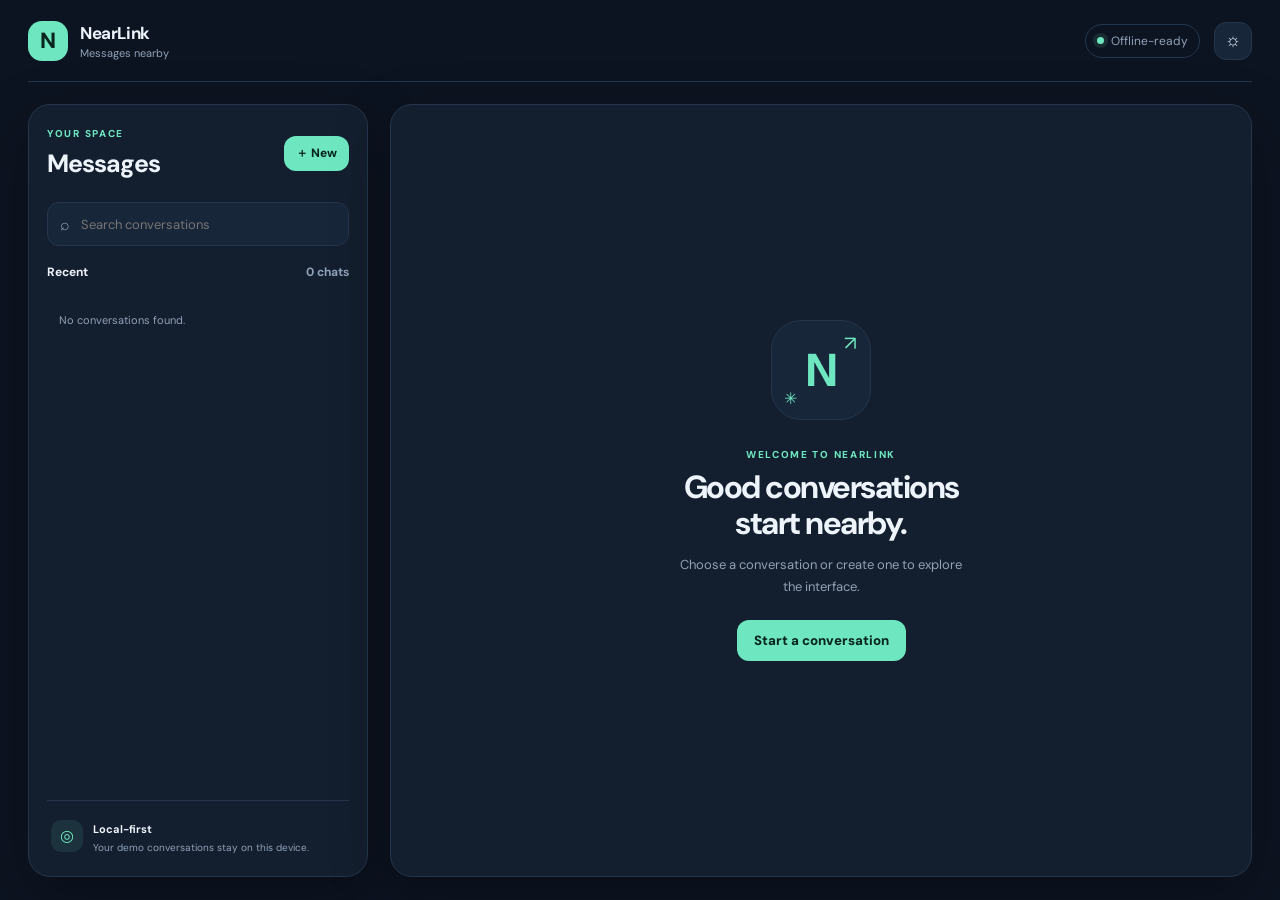
<file: index.html>
<!doctype html>
<html lang="en">
<head>
  <meta charset="utf-8">
  <meta name="viewport" content="width=device-width,initial-scale=1,viewport-fit=cover">
  <meta name="theme-color" content="#101827">
  <meta name="description" content="NearLink — local-first messaging interface.">
  <link rel="manifest" href="./manifest.webmanifest">
  <link rel="icon" href="./icons/icon.svg" type="image/svg+xml">
  <link rel="stylesheet" href="./styles.css">
  <title>NearLink</title>
</head>
<body>
  <div class="app-shell">
    <header class="topbar">
      <a class="brand" href="./" aria-label="NearLink home">
        <span class="brand-mark">N</span>
        <span><strong>NearLink</strong><small>Messages nearby</small></span>
      </a>
      <div class="top-actions">
        <span class="connection-pill"><i></i><span id="connectionText">Offline-ready</span></span>
        <button class="icon-btn" id="themeBtn" aria-label="Toggle theme" title="Toggle theme">☼</button>
      </div>
    </header>

    <main class="layout" id="layout">
      <aside class="sidebar">
        <div class="section-head">
          <div><p class="eyebrow">YOUR SPACE</p><h1>Messages</h1></div>
          <button class="primary small" id="newChatBtn">＋ New</button>
        </div>
        <label class="search"><span>⌕</span><input id="searchInput" placeholder="Search conversations" autocomplete="off"></label>
        <div class="filter-row"><span>Recent</span><span class="muted" id="chatCount">0 chats</span></div>
        <div id="chatList" class="chat-list"></div>
        <div class="sidebar-note">
          <span class="note-icon">◎</span>
          <div><strong>Local-first</strong><p>Your demo conversations stay on this device.</p></div>
        </div>
      </aside>

      <section class="chat-panel">
        <div id="emptyState" class="empty-state">
          <div class="empty-art"><span>↗</span><b>N</b><i>✳</i></div>
          <p class="eyebrow">WELCOME TO NEARLINK</p>
          <h2>Good conversations<br>start nearby.</h2>
          <p class="muted">Choose a conversation or create one to explore the interface.</p>
          <button class="primary" id="emptyNewBtn">Start a conversation</button>
        </div>

        <div id="conversation" class="conversation hidden">
          <div class="conversation-head">
            <div class="avatar" id="activeAvatar">N</div>
            <div class="person-meta"><strong id="activeName">Conversation</strong><span id="activeStatus">Saved on this device</span></div>
            <button class="icon-btn" id="infoBtn" aria-label="Conversation information">ⓘ</button>
          </div>
          <div class="demo-banner"><span>ⓘ</span> Interface preview: messages are stored locally. No nearby device is connected yet.</div>
          <div id="messages" class="messages"></div>
          <form id="messageForm" class="composer">
            <button type="button" class="icon-btn attach" id="attachBtn" aria-label="Attachment unavailable" title="File sharing will arrive in a later version">＋</button>
            <textarea id="messageInput" rows="1" maxlength="2000" placeholder="Write a message…" aria-label="Write a message"></textarea>
            <button class="send-btn" type="submit" aria-label="Save message">↑</button>
          </form>
          <p class="composer-hint">Enter to send · Shift + Enter for a new line</p>
        </div>
      </section>
    </main>
    <nav class="mobile-nav">
      <button class="active" data-tab="chats">▤<span>Chats</span></button>
      <button id="nearbyTab">⌁<span>Nearby</span></button>
      <button id="settingsTab">⚙<span>Settings</span></button>
    </nav>
  </div>

  <dialog id="newChatDialog">
    <form method="dialog" id="newChatForm" class="dialog-card">
      <div class="dialog-title"><div><p class="eyebrow">NEW CONVERSATION</p><h2>Who are you chatting with?</h2></div><button class="icon-btn" value="cancel" aria-label="Close">×</button></div>
      <label class="field-label" for="contactName">Display name</label>
      <input id="contactName" class="text-field" maxlength="40" placeholder="e.g. Alex" required>
      <p class="muted tiny">This creates a local demo conversation. It does not connect to another device.</p>
      <button class="primary full" id="createChatBtn" value="default">Create conversation</button>
    </form>
  </dialog>

  <dialog id="infoDialog"><div class="dialog-card"><div class="dialog-title"><h2>About this chat</h2><button class="icon-btn" id="closeInfo">×</button></div><p class="muted">This MVP stores messages locally in this browser using IndexedDB. Direct device communication, encryption and mesh relay are not implemented yet.</p></div></dialog>
  <div id="toast" class="toast" role="status" aria-live="polite"></div>
  <script src="./app.js" defer></script>
</body>
</html>
</file>
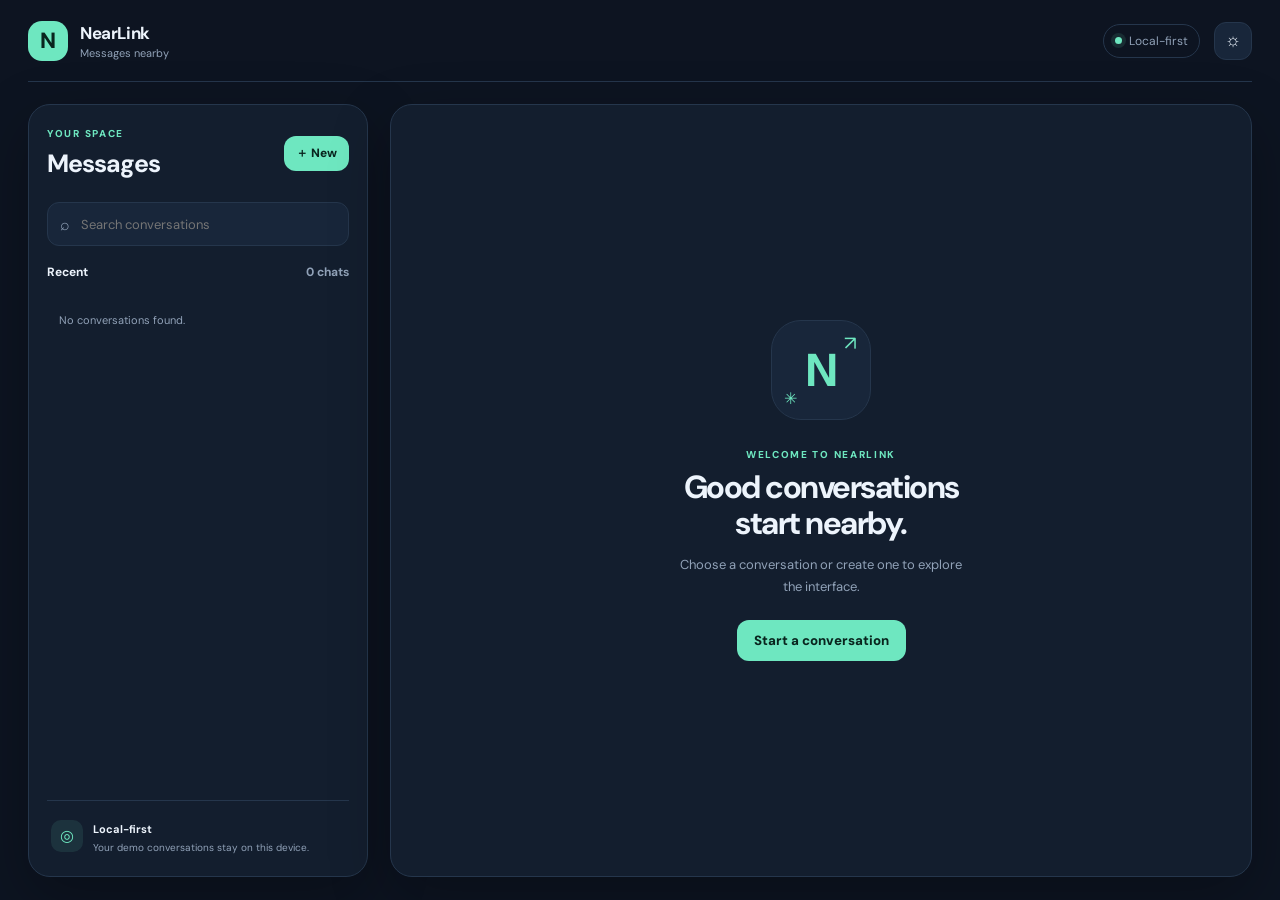
<file: app/src/main/assets/nearlink/index.html>
<!doctype html>
<html lang="en">
<head>
  <meta charset="utf-8">
  <meta name="viewport" content="width=device-width,initial-scale=1,viewport-fit=cover">
  <meta name="theme-color" content="#101827">
  <meta name="description" content="NearLink — local-first messaging interface.">
  <link rel="manifest" href="./manifest.webmanifest">
  <link rel="icon" href="./icons/icon.svg" type="image/svg+xml">
  <link rel="stylesheet" href="./styles.css">
  <title>NearLink</title>
</head>
<body>
  <div class="app-shell">
    <header class="topbar">
      <a class="brand" href="./" aria-label="NearLink home">
        <span class="brand-mark">N</span>
        <span><strong>NearLink</strong><small>Messages nearby</small></span>
      </a>
      <div class="top-actions">
        <span class="connection-pill"><i></i><span id="connectionText">Offline-ready</span></span>
        <button class="icon-btn" id="themeBtn" aria-label="Toggle theme" title="Toggle theme">☼</button>
      </div>
    </header>

    <main class="layout" id="layout">
      <aside class="sidebar">
        <div class="section-head">
          <div><p class="eyebrow">YOUR SPACE</p><h1>Messages</h1></div>
          <button class="primary small" id="newChatBtn">＋ New</button>
        </div>
        <label class="search"><span>⌕</span><input id="searchInput" placeholder="Search conversations" autocomplete="off"></label>
        <div class="filter-row"><span>Recent</span><span class="muted" id="chatCount">0 chats</span></div>
        <div id="chatList" class="chat-list"></div>
        <div class="sidebar-note">
          <span class="note-icon">◎</span>
          <div><strong>Local-first</strong><p>Your demo conversations stay on this device.</p></div>
        </div>
      </aside>

      <section class="chat-panel">
        <div id="emptyState" class="empty-state">
          <div class="empty-art"><span>↗</span><b>N</b><i>✳</i></div>
          <p class="eyebrow">WELCOME TO NEARLINK</p>
          <h2>Good conversations<br>start nearby.</h2>
          <p class="muted">Choose a conversation or create one to explore the interface.</p>
          <button class="primary" id="emptyNewBtn">Start a conversation</button>
        </div>

        <div id="conversation" class="conversation hidden">
          <div class="conversation-head">
            <div class="avatar" id="activeAvatar">N</div>
            <div class="person-meta"><strong id="activeName">Conversation</strong><span id="activeStatus">Saved on this device</span></div>
            <button class="icon-btn" id="infoBtn" aria-label="Conversation information">ⓘ</button>
          </div>
          <div class="demo-banner"><span>ⓘ</span> Nearby messaging: tap Nearby to discover phones. Accept only when the verification codes match.</div>
          <div id="messages" class="messages"></div>
          <form id="messageForm" class="composer">
            <button type="button" class="icon-btn attach" id="attachBtn" aria-label="Attachment unavailable" title="File sharing will arrive in a later version">＋</button>
            <textarea id="messageInput" rows="1" maxlength="2000" placeholder="Write a message…" aria-label="Write a message"></textarea>
            <button class="send-btn" type="submit" aria-label="Save message">↑</button>
          </form>
          <p class="composer-hint">Enter to send · Shift + Enter for a new line</p>
        </div>
      </section>
    </main>
    <nav class="mobile-nav">
      <button class="active" data-tab="chats">▤<span>Chats</span></button>
      <button id="nearbyTab">⌁<span>Nearby</span></button>
      <button id="settingsTab">⚙<span>Settings</span></button>
    </nav>
  </div>

  <dialog id="newChatDialog">
    <form method="dialog" id="newChatForm" class="dialog-card">
      <div class="dialog-title"><div><p class="eyebrow">NEW CONVERSATION</p><h2>Who are you chatting with?</h2></div><button class="icon-btn" value="cancel" aria-label="Close">×</button></div>
      <label class="field-label" for="contactName">Display name</label>
      <input id="contactName" class="text-field" maxlength="40" placeholder="e.g. Alex" required>
      <p class="muted tiny">This creates a local demo conversation. It does not connect to another device.</p>
      <button class="primary full" id="createChatBtn" value="default">Create conversation</button>
    </form>
  </dialog>

  <dialog id="infoDialog"><div class="dialog-card"><div class="dialog-title"><h2>About this chat</h2><button class="icon-btn" id="closeInfo">×</button></div><p class="muted">NearLink uses Google Nearby Connections for encrypted peer-to-peer transport. Compare the pairing verification code before accepting. Messages are stored locally; mesh relay is not implemented.</p></div></dialog>
  <div id="toast" class="toast" role="status" aria-live="polite"></div>
  <script src="./app.js" defer></script>
</body>
</html>
</file>
<file: styles.css>
@import url('https://fonts.googleapis.com/css2?family=DM+Sans:wght@400;500;600;700;800&display=swap');
:root{color-scheme:dark;--bg:#0d1421;--panel:#131e2e;--panel2:#18263a;--line:#25364c;--text:#edf4fc;--muted:#91a2b8;--accent:#6ee7c0;--accent-ink:#09251e;--bubble:#1a2a40;--mine:#174d43;--shadow:0 20px 60px #0004}
:root[data-theme="light"]{color-scheme:light;--bg:#f2f6f8;--panel:#fff;--panel2:#f5f8fa;--line:#e2e9ed;--text:#172635;--muted:#708292;--accent:#087f65;--accent-ink:#fff;--bubble:#edf2f5;--mine:#d8f4e9;--shadow:0 20px 60px #24394a12}
*{box-sizing:border-box}body{margin:0;background:var(--bg);color:var(--text);font-family:"DM Sans",system-ui,sans-serif;min-height:100vh}.app-shell{max-width:1440px;margin:auto;min-height:100vh;padding:0 28px}.topbar{height:82px;display:flex;align-items:center;justify-content:space-between;border-bottom:1px solid var(--line)}.brand{display:flex;align-items:center;gap:12px;text-decoration:none;color:var(--text)}.brand-mark{width:40px;height:40px;border-radius:14px;background:var(--accent);color:var(--accent-ink);display:grid;place-items:center;font-weight:800;font-size:22px}.brand strong{display:block;font-size:17px;letter-spacing:-.4px}.brand small{display:block;color:var(--muted);font-size:11px;margin-top:2px}.top-actions{display:flex;align-items:center;gap:14px}.connection-pill{font-size:12px;color:var(--muted);border:1px solid var(--line);padding:8px 11px;border-radius:30px;display:flex;align-items:center;gap:7px}.connection-pill i{width:7px;height:7px;border-radius:50%;background:#6ee7c0;box-shadow:0 0 0 4px #6ee7c01c}.icon-btn{border:1px solid var(--line);background:var(--panel2);color:var(--text);width:38px;height:38px;border-radius:12px;font-size:18px;cursor:pointer}.layout{height:calc(100vh - 83px);min-height:560px;display:grid;grid-template-columns:340px 1fr;gap:22px;padding:22px 0}.sidebar,.chat-panel{background:var(--panel);border:1px solid var(--line);border-radius:22px;min-height:0;box-shadow:var(--shadow)}.sidebar{padding:22px 18px;display:flex;flex-direction:column}.section-head{display:flex;justify-content:space-between;align-items:center}.eyebrow{font-size:10px;letter-spacing:1.7px;font-weight:800;color:var(--accent);margin:0 0 7px}.section-head h1{font-size:25px;letter-spacing:-1px;margin:0}.primary{border:0;border-radius:12px;padding:12px 17px;background:var(--accent);color:var(--accent-ink);font-weight:800;font-family:inherit;cursor:pointer}.primary.small{padding:9px 12px;font-size:12px}.primary.full{width:100%;margin-top:16px}.search{height:44px;background:var(--panel2);border:1px solid var(--line);border-radius:12px;display:flex;align-items:center;gap:9px;padding:0 12px;margin:22px 0 18px;color:var(--muted)}.search input{background:none;border:0;outline:0;color:var(--text);width:100%;font:inherit;font-size:13px}.filter-row{display:flex;justify-content:space-between;font-size:12px;font-weight:700;margin-bottom:10px}.muted{color:var(--muted)}.chat-count,.tiny{font-size:11px}.chat-list{overflow:auto;flex:1}.chat-item{width:100%;display:flex;gap:12px;text-align:left;padding:12px 9px;border:0;background:transparent;color:var(--text);border-radius:14px;cursor:pointer}.chat-item.active,.chat-item:hover{background:var(--panel2)}.avatar{width:42px;height:42px;flex:none;border-radius:15px;background:linear-gradient(135deg,#316b67,#1f3e55);display:grid;place-items:center;color:#eafff7;font-weight:800}.chat-summary{min-width:0;flex:1}.chat-summary strong{font-size:13px;display:block;margin:2px 0 5px}.chat-summary p{font-size:11px;color:var(--muted);margin:0;white-space:nowrap;overflow:hidden;text-overflow:ellipsis}.chat-time{font-size:10px;color:var(--muted);padding-top:3px}.sidebar-note{border-top:1px solid var(--line);padding:16px 4px 0;display:flex;gap:10px;align-items:center}.note-icon{width:32px;height:32px;border-radius:10px;background:#6ee7c01b;color:var(--accent);display:grid;place-items:center}.sidebar-note strong{font-size:11px}.sidebar-note p{font-size:10px;color:var(--muted);margin:3px 0 0}.chat-panel{position:relative;overflow:hidden;display:flex;flex-direction:column}.empty-state{margin:auto;text-align:center;max-width:360px;padding:30px}.empty-art{width:100px;height:100px;margin:0 auto 28px;border:1px solid var(--line);border-radius:30px;background:var(--panel2);display:grid;place-items:center;position:relative}.empty-art b{font-size:46px;color:var(--accent)}.empty-art span{position:absolute;right:13px;top:9px;color:var(--accent);font-size:20px}.empty-art i{position:absolute;bottom:10px;left:12px;color:var(--accent);font-style:normal}.empty-state h2{font-size:32px;line-height:1.13;letter-spacing:-1.5px;margin:8px 0 12px}.empty-state>p:not(.eyebrow){font-size:13px;line-height:1.7;margin-bottom:22px}.conversation{height:100%;display:flex;flex-direction:column}.hidden{display:none!important}.conversation-head{height:76px;flex:none;border-bottom:1px solid var(--line);display:flex;align-items:center;padding:0 22px;gap:12px}.conversation-head .avatar{width:42px;height:42px}.person-meta{flex:1}.person-meta strong{display:block;font-size:14px}.person-meta span{font-size:11px;color:var(--muted);display:block;margin-top:4px}.demo-banner{margin:15px 22px 0;padding:10px 12px;border-radius:10px;background:#dba94c14;color:var(--muted);font-size:11px;line-height:1.5}.demo-banner span{color:#dba94c;margin-right:5px}.messages{flex:1;overflow:auto;padding:22px;display:flex;flex-direction:column;gap:12px}.day-label{text-align:center;color:var(--muted);font-size:10px;margin:8px 0}.message{max-width:min(72%,520px);padding:11px 14px;border-radius:15px;background:var(--bubble);font-size:13px;line-height:1.55;overflow-wrap:anywhere}.message.mine{align-self:flex-end;background:var(--mine);border-bottom-right-radius:5px}.message.theirs{align-self:flex-start;border-bottom-left-radius:5px}.message small{display:block;text-align:right;color:var(--muted);font-size:9px;margin-top:5px}.composer{margin:0 20px 0;padding:8px;background:var(--panel2);border:1px solid var(--line);border-radius:16px;display:flex;align-items:flex-end;gap:8px}.composer textarea{flex:1;resize:none;max-height:110px;border:0;outline:0;background:transparent;color:var(--text);font:inherit;font-size:13px;padding:10px 4px}.send-btn{border:0;border-radius:12px;width:38px;height:38px;background:var(--accent);color:var(--accent-ink);font-size:22px;font-weight:700;cursor:pointer}.attach{border:0;background:transparent}.composer-hint{text-align:center;font-size:9px;color:var(--muted);margin:8px 0 13px}.mobile-nav{display:none}dialog{border:1px solid var(--line);border-radius:20px;padding:0;background:var(--panel);color:var(--text);width:min(430px,calc(100% - 28px));box-shadow:var(--shadow)}dialog::backdrop{background:#0009;backdrop-filter:blur(5px)}.dialog-card{padding:23px}.dialog-title{display:flex;justify-content:space-between;align-items:flex-start;gap:15px;margin-bottom:20px}.dialog-title h2{font-size:20px;margin:0;letter-spacing:-.5px}.field-label{font-size:12px;font-weight:700;display:block;margin-bottom:8px}.text-field{width:100%;padding:13px;border:1px solid var(--line);border-radius:11px;background:var(--panel2);color:var(--text);font:inherit;outline:none}.dialog-card>.muted{font-size:11px;line-height:1.6}.toast{position:fixed;bottom:24px;left:50%;transform:translate(-50%,20px);opacity:0;pointer-events:none;background:var(--text);color:var(--bg);padding:11px 16px;border-radius:12px;font-size:12px;transition:.2s;z-index:10}.toast.show{opacity:1;transform:translate(-50%,0)}
@media(max-width:760px){.app-shell{padding:0 12px}.topbar{height:68px}.connection-pill{font-size:0;padding:10px}.connection-pill i{width:8px;height:8px}.layout{height:calc(100dvh - 68px - 66px);min-height:420px;display:block;padding:12px 0}.sidebar,.chat-panel{height:100%;border-radius:18px}.sidebar{padding:18px 14px}.chat-panel{display:none}.layout.show-chat .sidebar{display:none}.layout.show-chat .chat-panel{display:flex}.conversation-head{height:66px;padding:0 14px}.messages{padding:16px}.demo-banner{margin:10px 14px 0;font-size:10px}.composer{margin:0 12px}.mobile-nav{height:58px;display:flex;justify-content:space-around;align-items:center;border:1px solid var(--line);border-radius:16px;background:var(--panel);margin-bottom:8px}.mobile-nav button{border:0;background:none;color:var(--muted);font:inherit;font-size:18px;display:flex;align-items:center;gap:5px;flex-direction:column}.mobile-nav button span{font-size:9px}.mobile-nav button.active{color:var(--accent)}.empty-state h2{font-size:28px}.message{max-width:85%}}
</file>
<file: app/src/main/assets/nearlink/styles.css>
@import url('https://fonts.googleapis.com/css2?family=DM+Sans:wght@400;500;600;700;800&display=swap');
:root{color-scheme:dark;--bg:#0d1421;--panel:#131e2e;--panel2:#18263a;--line:#25364c;--text:#edf4fc;--muted:#91a2b8;--accent:#6ee7c0;--accent-ink:#09251e;--bubble:#1a2a40;--mine:#174d43;--shadow:0 20px 60px #0004}
:root[data-theme="light"]{color-scheme:light;--bg:#f2f6f8;--panel:#fff;--panel2:#f5f8fa;--line:#e2e9ed;--text:#172635;--muted:#708292;--accent:#087f65;--accent-ink:#fff;--bubble:#edf2f5;--mine:#d8f4e9;--shadow:0 20px 60px #24394a12}
*{box-sizing:border-box}body{margin:0;background:var(--bg);color:var(--text);font-family:"DM Sans",system-ui,sans-serif;min-height:100vh}.app-shell{max-width:1440px;margin:auto;min-height:100vh;padding:0 28px}.topbar{height:82px;display:flex;align-items:center;justify-content:space-between;border-bottom:1px solid var(--line)}.brand{display:flex;align-items:center;gap:12px;text-decoration:none;color:var(--text)}.brand-mark{width:40px;height:40px;border-radius:14px;background:var(--accent);color:var(--accent-ink);display:grid;place-items:center;font-weight:800;font-size:22px}.brand strong{display:block;font-size:17px;letter-spacing:-.4px}.brand small{display:block;color:var(--muted);font-size:11px;margin-top:2px}.top-actions{display:flex;align-items:center;gap:14px}.connection-pill{font-size:12px;color:var(--muted);border:1px solid var(--line);padding:8px 11px;border-radius:30px;display:flex;align-items:center;gap:7px}.connection-pill i{width:7px;height:7px;border-radius:50%;background:#6ee7c0;box-shadow:0 0 0 4px #6ee7c01c}.icon-btn{border:1px solid var(--line);background:var(--panel2);color:var(--text);width:38px;height:38px;border-radius:12px;font-size:18px;cursor:pointer}.layout{height:calc(100vh - 83px);min-height:560px;display:grid;grid-template-columns:340px 1fr;gap:22px;padding:22px 0}.sidebar,.chat-panel{background:var(--panel);border:1px solid var(--line);border-radius:22px;min-height:0;box-shadow:var(--shadow)}.sidebar{padding:22px 18px;display:flex;flex-direction:column}.section-head{display:flex;justify-content:space-between;align-items:center}.eyebrow{font-size:10px;letter-spacing:1.7px;font-weight:800;color:var(--accent);margin:0 0 7px}.section-head h1{font-size:25px;letter-spacing:-1px;margin:0}.primary{border:0;border-radius:12px;padding:12px 17px;background:var(--accent);color:var(--accent-ink);font-weight:800;font-family:inherit;cursor:pointer}.primary.small{padding:9px 12px;font-size:12px}.primary.full{width:100%;margin-top:16px}.search{height:44px;background:var(--panel2);border:1px solid var(--line);border-radius:12px;display:flex;align-items:center;gap:9px;padding:0 12px;margin:22px 0 18px;color:var(--muted)}.search input{background:none;border:0;outline:0;color:var(--text);width:100%;font:inherit;font-size:13px}.filter-row{display:flex;justify-content:space-between;font-size:12px;font-weight:700;margin-bottom:10px}.muted{color:var(--muted)}.chat-count,.tiny{font-size:11px}.chat-list{overflow:auto;flex:1}.chat-item{width:100%;display:flex;gap:12px;text-align:left;padding:12px 9px;border:0;background:transparent;color:var(--text);border-radius:14px;cursor:pointer}.chat-item.active,.chat-item:hover{background:var(--panel2)}.avatar{width:42px;height:42px;flex:none;border-radius:15px;background:linear-gradient(135deg,#316b67,#1f3e55);display:grid;place-items:center;color:#eafff7;font-weight:800}.chat-summary{min-width:0;flex:1}.chat-summary strong{font-size:13px;display:block;margin:2px 0 5px}.chat-summary p{font-size:11px;color:var(--muted);margin:0;white-space:nowrap;overflow:hidden;text-overflow:ellipsis}.chat-time{font-size:10px;color:var(--muted);padding-top:3px}.sidebar-note{border-top:1px solid var(--line);padding:16px 4px 0;display:flex;gap:10px;align-items:center}.note-icon{width:32px;height:32px;border-radius:10px;background:#6ee7c01b;color:var(--accent);display:grid;place-items:center}.sidebar-note strong{font-size:11px}.sidebar-note p{font-size:10px;color:var(--muted);margin:3px 0 0}.chat-panel{position:relative;overflow:hidden;display:flex;flex-direction:column}.empty-state{margin:auto;text-align:center;max-width:360px;padding:30px}.empty-art{width:100px;height:100px;margin:0 auto 28px;border:1px solid var(--line);border-radius:30px;background:var(--panel2);display:grid;place-items:center;position:relative}.empty-art b{font-size:46px;color:var(--accent)}.empty-art span{position:absolute;right:13px;top:9px;color:var(--accent);font-size:20px}.empty-art i{position:absolute;bottom:10px;left:12px;color:var(--accent);font-style:normal}.empty-state h2{font-size:32px;line-height:1.13;letter-spacing:-1.5px;margin:8px 0 12px}.empty-state>p:not(.eyebrow){font-size:13px;line-height:1.7;margin-bottom:22px}.conversation{height:100%;display:flex;flex-direction:column}.hidden{display:none!important}.conversation-head{height:76px;flex:none;border-bottom:1px solid var(--line);display:flex;align-items:center;padding:0 22px;gap:12px}.conversation-head .avatar{width:42px;height:42px}.person-meta{flex:1}.person-meta strong{display:block;font-size:14px}.person-meta span{font-size:11px;color:var(--muted);display:block;margin-top:4px}.demo-banner{margin:15px 22px 0;padding:10px 12px;border-radius:10px;background:#dba94c14;color:var(--muted);font-size:11px;line-height:1.5}.demo-banner span{color:#dba94c;margin-right:5px}.messages{flex:1;overflow:auto;padding:22px;display:flex;flex-direction:column;gap:12px}.day-label{text-align:center;color:var(--muted);font-size:10px;margin:8px 0}.message{max-width:min(72%,520px);padding:11px 14px;border-radius:15px;background:var(--bubble);font-size:13px;line-height:1.55;overflow-wrap:anywhere}.message.mine{align-self:flex-end;background:var(--mine);border-bottom-right-radius:5px}.message.theirs{align-self:flex-start;border-bottom-left-radius:5px}.message small{display:block;text-align:right;color:var(--muted);font-size:9px;margin-top:5px}.composer{margin:0 20px 0;padding:8px;background:var(--panel2);border:1px solid var(--line);border-radius:16px;display:flex;align-items:flex-end;gap:8px}.composer textarea{flex:1;resize:none;max-height:110px;border:0;outline:0;background:transparent;color:var(--text);font:inherit;font-size:13px;padding:10px 4px}.send-btn{border:0;border-radius:12px;width:38px;height:38px;background:var(--accent);color:var(--accent-ink);font-size:22px;font-weight:700;cursor:pointer}.attach{border:0;background:transparent}.composer-hint{text-align:center;font-size:9px;color:var(--muted);margin:8px 0 13px}.mobile-nav{display:none}dialog{border:1px solid var(--line);border-radius:20px;padding:0;background:var(--panel);color:var(--text);width:min(430px,calc(100% - 28px));box-shadow:var(--shadow)}dialog::backdrop{background:#0009;backdrop-filter:blur(5px)}.dialog-card{padding:23px}.dialog-title{display:flex;justify-content:space-between;align-items:flex-start;gap:15px;margin-bottom:20px}.dialog-title h2{font-size:20px;margin:0;letter-spacing:-.5px}.field-label{font-size:12px;font-weight:700;display:block;margin-bottom:8px}.text-field{width:100%;padding:13px;border:1px solid var(--line);border-radius:11px;background:var(--panel2);color:var(--text);font:inherit;outline:none}.dialog-card>.muted{font-size:11px;line-height:1.6}.toast{position:fixed;bottom:24px;left:50%;transform:translate(-50%,20px);opacity:0;pointer-events:none;background:var(--text);color:var(--bg);padding:11px 16px;border-radius:12px;font-size:12px;transition:.2s;z-index:10}.toast.show{opacity:1;transform:translate(-50%,0)}
@media(max-width:760px){.app-shell{padding:0 12px}.topbar{height:68px}.connection-pill{font-size:0;padding:10px}.connection-pill i{width:8px;height:8px}.layout{height:calc(100dvh - 68px - 66px);min-height:420px;display:block;padding:12px 0}.sidebar,.chat-panel{height:100%;border-radius:18px}.sidebar{padding:18px 14px}.chat-panel{display:none}.layout.show-chat .sidebar{display:none}.layout.show-chat .chat-panel{display:flex}.conversation-head{height:66px;padding:0 14px}.messages{padding:16px}.demo-banner{margin:10px 14px 0;font-size:10px}.composer{margin:0 12px}.mobile-nav{height:58px;display:flex;justify-content:space-around;align-items:center;border:1px solid var(--line);border-radius:16px;background:var(--panel);margin-bottom:8px}.mobile-nav button{border:0;background:none;color:var(--muted);font:inherit;font-size:18px;display:flex;align-items:center;gap:5px;flex-direction:column}.mobile-nav button span{font-size:9px}.mobile-nav button.active{color:var(--accent)}.empty-state h2{font-size:28px}.message{max-width:85%}}
</file>
